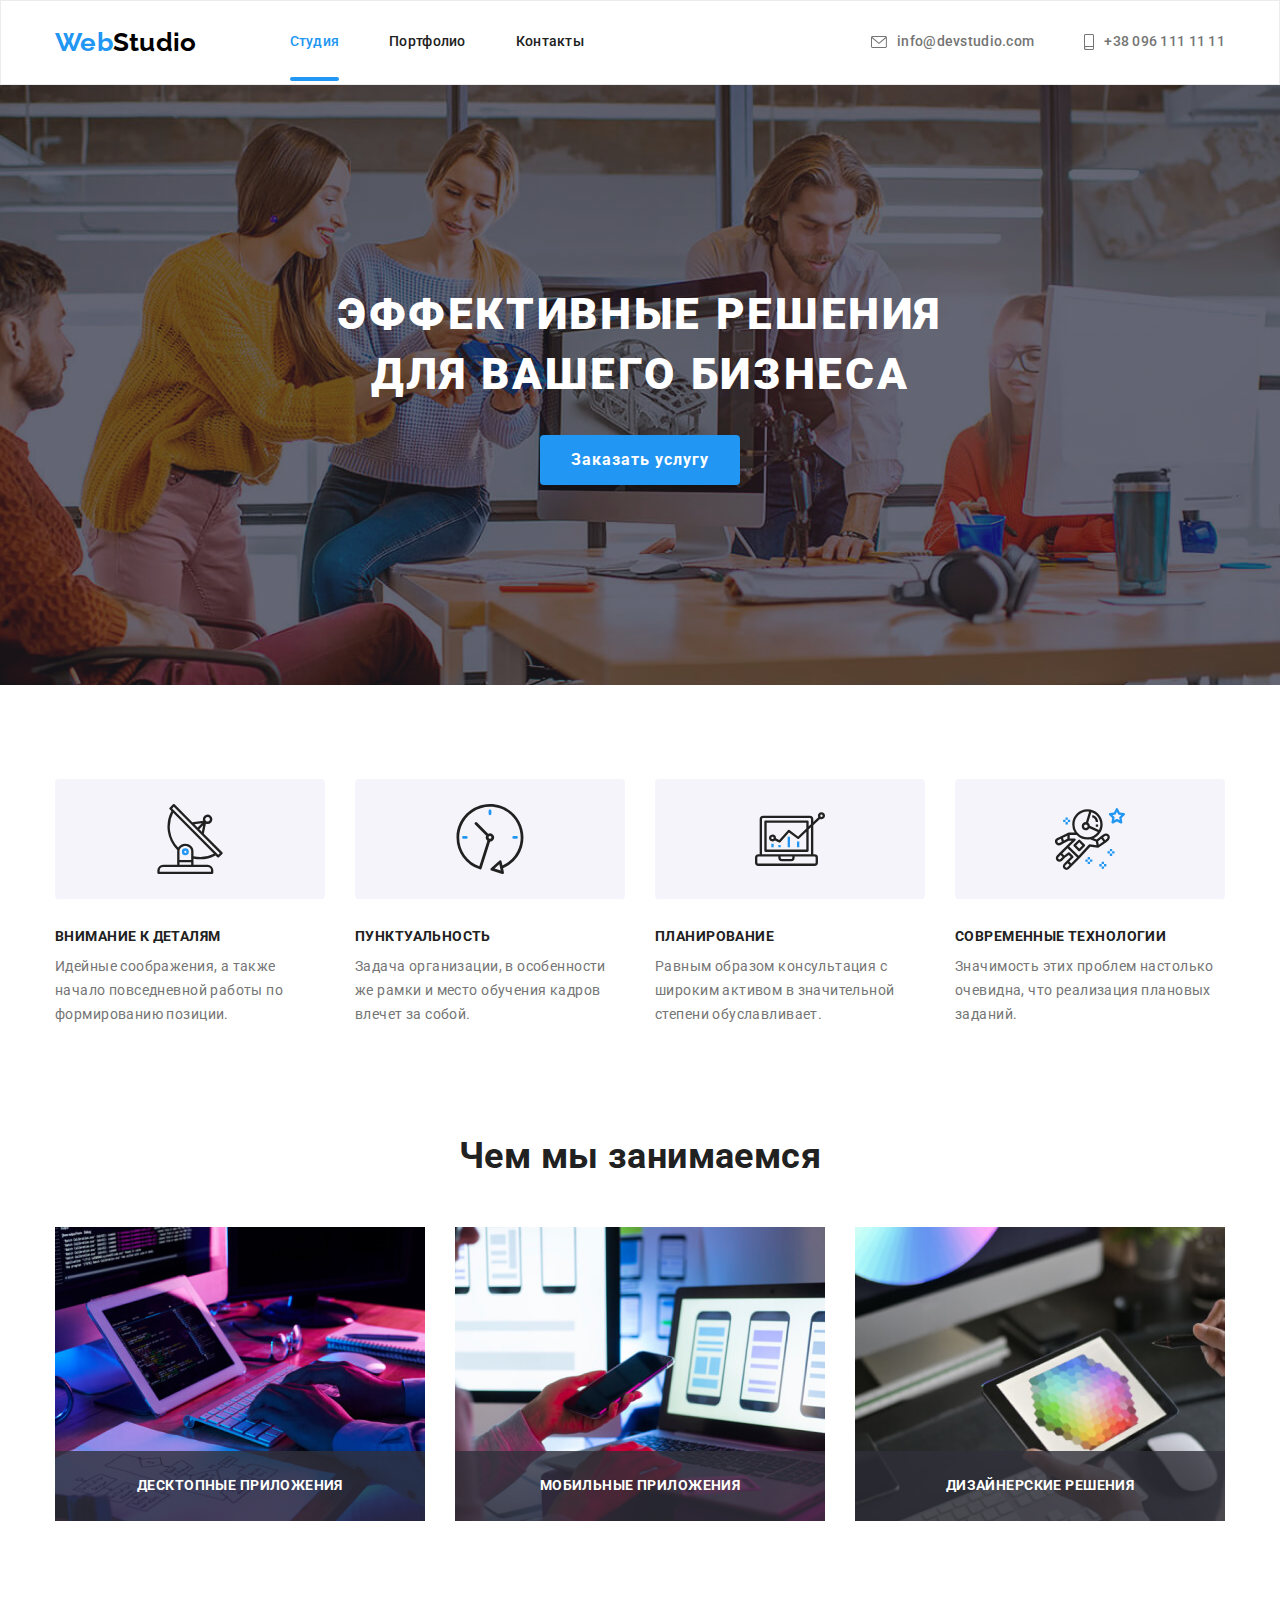
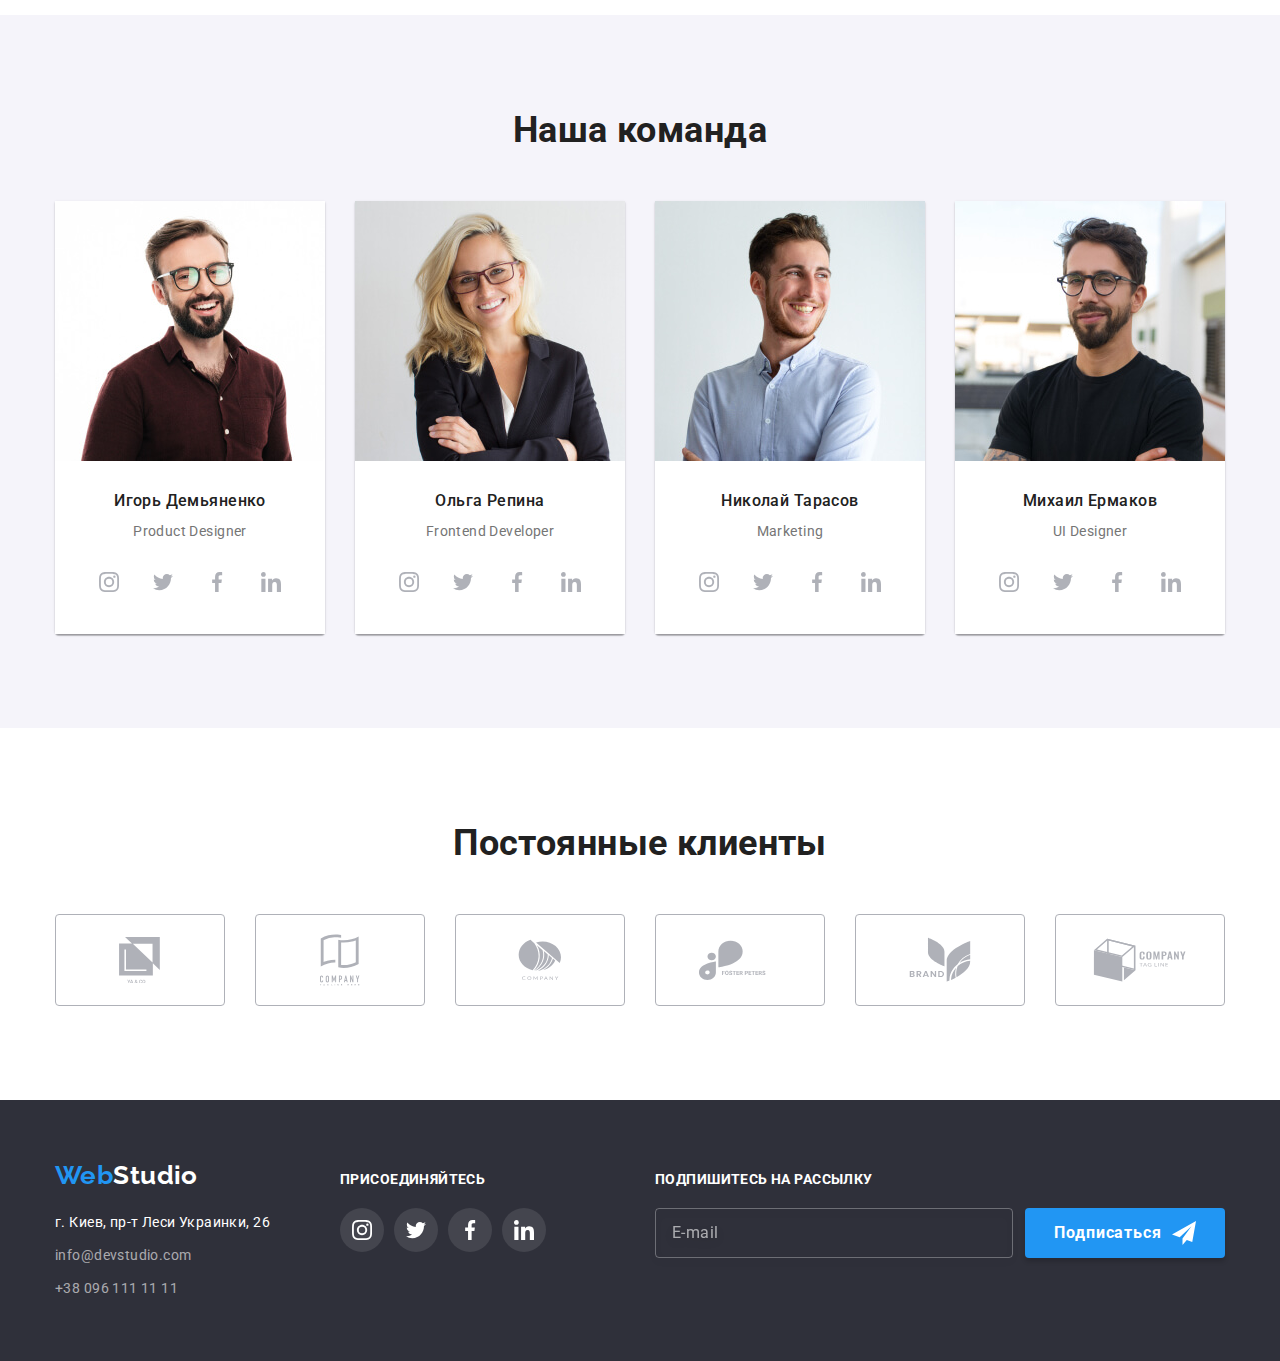
<file: index.html>
<!DOCTYPE html>
<html lang="ru">
  <head>
    <meta charset="UTF-8" />
    <meta http-equiv="X-UA-Compatible" content="IE=edge" />
    <meta name="viewport" content="width=device-width, initial-scale=1.0" />
    <title>Студия</title>
    <link rel="stylesheet" href="https://cdnjs.cloudflare.com/ajax/libs/modern-normalize/1.0.0/modern-normalize.css" />
    <link rel="preconnect" href="https://fonts.gstatic.com" />
    <link href="https://fonts.googleapis.com/css2?family=Raleway:wght@700&family=Roboto:wght@400;500;700;900&display=swap" rel="stylesheet" />
    <link rel="stylesheet" href="./css/main.min.css" />
  </head>

  <body>
    <!-- Шапка -->

    <header class="header">
      <div class="container header__container">
        <nav class="nav">
          <a class="link logo header__logo" href="./index.html"><span class="logo__span">Web</span>Studio</a>
          <ul class="menu list">
            <li class="menu__item"><a class="link menu__link menu__link--active" href="./index.html">Студия</a></li>
            <li class="menu__item"><a class="link menu__link" href="./portfolio.html">Портфолио</a></li>
            <li class="menu__item"><a class="link menu__link" href="">Контакты</a></li>
          </ul>
        </nav>
        <ul class="contacts list">
          <li class="contacts__item">
            <a class="link contacts__link contacts__link-mail" href="mailto:info@devstudio.com">
              <svg class="contacts__icon contacts__icon-mail" width="16" height="12">
                <use href="./images/icons.svg#icon-envelope"></use>
              </svg>
              info@devstudio.com
            </a>
          </li>
          <li class="contacts__item">
            <a class="link contacts__link contacts__link-tel" href="tel:+380961111111">
              <svg class="contacts__icon contacts__icon-tel" width="10" height="16">
                <use href="./images/icons.svg#icon-smartphone"></use>
              </svg>
              +38 096 111 11 11
            </a>
          </li>
        </ul>
        <button class="menu-btn" data-menu-open>
          <svg class="menu-btn__icon" width="40" height="40">
            <use href="./images/icons.svg#icon-menu"></use>
          </svg>
        </button>
      </div>

      <!-- Мобильное меню -->

      <div class="menu-mobile is-hidden" data-menu>
        <button class="btn-close btn-close__menu-mobile" data-menu-close>
          <svg width="18" height="18">
            <use href="./images/icons.svg#icon-close"></use>
          </svg>
        </button>
        <ul class="list">
          <li class="menu-mobile__nav-item"><a class="link menu-mobile__nav-link menu-mobile__nav-link--active" href="./index.html">Студия</a></li>
          <li class="menu-mobile__nav-item"><a class="link menu-mobile__nav-link" href="./portfolio.html">Портфолио</a></li>
          <li class="menu-mobile__nav-item"><a class="link menu-mobile__nav-link" href="#">Контакты</a></li>
        </ul>
        <div>
          <ul class="list">
            <li class="menu-mobile__tel"><a class="link" href="tel:+380961111111">+38 096 111 11 11</a></li>
            <li class="menu-mobile__mail"><a class="link" href="mailto:info@devstudio.com">info@devstudio.com</a></li>
          </ul>
          <ul class="list menu-mobile__social-links">
            <li class="menu-mobile__social-item"><a class="link" href="">Instagram</a></li>
            <li class="menu-mobile__social-item"><a class="link" href="">Twitter</a></li>
            <li class="menu-mobile__social-item"><a class="link" href="">Facebook</a></li>
            <li class="menu-mobile__social-item"><a class="link" href="">LinkedIn</a></li>
          </ul>
        </div>
      </div>
    </header>

    <!-- Основной контент -->
    <main>
      <!-- Секция герой -->
      <section class="hero">
        <h1 class="title hero__title">Эффективные решения для вашего бизнеса</h1>
        <button class="btn hero__btn" type="button" data-modal-open>Заказать услугу</button>
      </section>

      <!-- Секция особенности -->
      <section class="section">
        <div class="container">
          <h2 class="visualy-hidden">Особенности</h2>
          <ul class="list features card-set">
            <li class="features__item card-set__item">
              <div class="features__wrap">
                <svg class="features-icon" width="70" height="70">
                  <use href="./images/icons.svg#icon-antenna"></use>
                </svg>
              </div>
              <h3 class="features__title">Внимание к деталям</h3>
              <p>Идейные соображения, а также начало повседневной работы по формированию позиции.</p>
            </li>
            <li class="features__item card-set__item">
              <div class="features__wrap">
                <svg class="features-icon" width="70" height="70">
                  <use href="./images/icons.svg#icon-clock"></use>
                </svg>
              </div>
              <h3 class="features__title">Пунктуальность</h3>
              <p>Задача организации, в особенности же рамки и место обучения кадров влечет за собой.</p>
            </li>
            <li class="features__item card-set__item">
              <div class="features__wrap">
                <svg class="features-icon" width="70" height="70">
                  <use href="./images/icons.svg#icon-diagram"></use>
                </svg>
              </div>
              <h3 class="features__title">Планирование</h3>
              <p>Равным образом консультация с широким активом в значительной степени обуславливает.</p>
            </li>
            <li class="features__item card-set__item">
              <div class="features__wrap">
                <svg class="features-icon" width="70" height="70">
                  <use href="./images/icons.svg#icon-astronaut"></use>
                </svg>
              </div>
              <h3 class="features__title">Современные технологии</h3>
              <p>Значимость этих проблем настолько очевидна, что реализация плановых заданий.</p>
            </li>
          </ul>
        </div>
      </section>

      <!-- Секция услуг -->
      <section class="section services">
        <div class="container">
          <h2 class="title services__title">Чем мы занимаемся</h2>
          <ul class="list services__list">
            <li class="services__item">
              <!-- <img src="./images/boxes/box11.jpg" width="370" height="294" alt="Мужчина пишет код за компьютером" /> -->
              <picture>
                <source
                  srcset="./images/studio/works/desktop/img1.jpg 1x, ./images/studio/works/desktop/img@2x1.jpg 2x"
                  media="(min-width:1200px)"
                  type="image/jpeg"
                />
                <img src="./images/studio/works/desktop/img1.jpg" width="370" alt="Мужчина пишет код за компьютером" />
              </picture>
              <h3 class="services__content">Десктопные приложения</h3>
            </li>
            <li class="services__item">
              <!-- <img src="./images/boxes/box22.jpg" width="370" height="294" alt="Женщина тестирует мобильное приложение" /> -->
              <picture>
                <source
                  srcset="./images/studio/works/desktop/img2.jpg 1x, ./images/studio/works/desktop/img@2x2.jpg 2x"
                  media="(min-width:1200px)"
                  type="image/jpeg"
                />
                <img src="./images/studio/works/desktop/img2.jpg" width="370" alt="Женщина тестирует мобильное приложение" />
              </picture>
              <h3 class="services__content">Мобильные приложения</h3>
            </li>
            <li class="services__item">
              <!-- <img src="./images/boxes/box33.jpg" width="370" height="294" alt="Женщина создает дизайн с помощью планшета" /> -->
              <picture>
                <source
                  srcset="./images/studio/works/desktop/img3.jpg 1x, ./images/studio/works/desktop/img@2x3.jpg 2x"
                  media="(min-width:1200px)"
                  type="image/jpeg"
                />
                <img src="./images/studio/works/desktop/img3.jpg" width="370" alt="Женщина создает дизайн с помощью планшета" />
              </picture>
              <h3 class="services__content">Дизайнерские решения</h3>
            </li>
          </ul>
        </div>
      </section>

      <!-- Секция команды -->
      <section class="team section">
        <div class="container">
          <h2 class="title team__title">Наша команда</h2>
          <ul class="team__list list card-set">
            <li class="team__card card-set__item">
              <picture>
                <source
                  srcset="./images/studio/team/desktop/img1.jpg 1x, ./images/studio/team/desktop/img@2x1.jpg 2x"
                  media="(min-width:1200px)"
                  type="image/jpeg"
                />
                <source
                  srcset="./images/studio/team/tablet/img1.jpg 1x, ./images/studio/team/tablet/img@2x1.jpg 2x"
                  media="(min-width:768px)"
                  type="image/jpeg"
                />
                <source
                  srcset="./images/studio/team/mobile/img1.jpg 1x, ./images/studio/team/mobile/img@2x1.jpg 2x"
                  media="(max-width:767.98px)"
                  type="image/jpeg"
                />
                <img src="./images/studio/team/mobile/img1.jpg" alt="Игорь Демьяненко" />
              </picture>
              <div class="team__content">
                <h3 class="title team__name">Игорь Демьяненко</h3>
                <p class="team__post" lang="en">Product Designer</p>
                <ul class="list social-icons">
                  <li class="social-icons__item">
                    <a class="social-icons__link icon-circle" href="">
                      <svg width="20" height="20">
                        <use href="./images/icons.svg#icon-instagram"></use>
                      </svg>
                    </a>
                  </li>
                  <li class="social-icons__item">
                    <a class="social-icons__link icon-circle" href="">
                      <svg width="20" height="20">
                        <use href="./images/icons.svg#icon-twitter"></use>
                      </svg>
                    </a>
                  </li>
                  <li class="social-icons__item">
                    <a class="social-icons__link icon-circle" href="">
                      <svg width="20" height="20">
                        <use href="./images/icons.svg#icon-facebook"></use>
                      </svg>
                    </a>
                  </li>
                  <li class="social-icons__item">
                    <a class="social-icons__link icon-circle" href="">
                      <svg width="20" height="20">
                        <use href="./images/icons.svg#icon-linkedin"></use>
                      </svg>
                    </a>
                  </li>
                </ul>
              </div>
            </li>
            <li class="team__card card-set__item">
              <picture>
                <source
                  srcset="./images/studio/team/desktop/img2.jpg 1x, ./images/studio/team/desktop/img@2x2.jpg 2x"
                  media="(min-width:1200px)"
                  type="image/jpeg"
                />
                <source
                  srcset="./images/studio/team/tablet/img2.jpg 1x, ./images/studio/team/tablet/img@2x2.jpg 2x"
                  media="(min-width:768px)"
                  type="image/jpeg"
                />
                <source
                  srcset="./images/studio/team/mobile/img2.jpg 1x, ./images/studio/team/mobile/img@2x2.jpg 2x"
                  media="(max-width:767.98px)"
                  type="image/jpeg"
                />
                <img src="./images/studio/team/mobile/img2.jpg" alt="Ольга Репина" />
              </picture>
              <div class="team__content">
                <h3 class="title team__name">Ольга Репина</h3>
                <p class="team__post" lang="en">Frontend Developer</p>
                <ul class="list social-icons">
                  <li class="social-icons__item">
                    <a class="social-icons__link icon-circle" href="">
                      <svg width="20" height="20">
                        <use href="./images/icons.svg#icon-instagram"></use>
                      </svg>
                    </a>
                  </li>
                  <li class="social-icons__item">
                    <a class="social-icons__link icon-circle" href="">
                      <svg width="20" height="20">
                        <use href="./images/icons.svg#icon-twitter"></use>
                      </svg>
                    </a>
                  </li>
                  <li class="social-icons__item">
                    <a class="social-icons__link icon-circle" href="">
                      <svg width="20" height="20">
                        <use href="./images/icons.svg#icon-facebook"></use>
                      </svg>
                    </a>
                  </li>
                  <li class="social-icons__item">
                    <a class="social-icons__link icon-circle" href="">
                      <svg width="20" height="20">
                        <use href="./images/icons.svg#icon-linkedin"></use>
                      </svg>
                    </a>
                  </li>
                </ul>
              </div>
            </li>
            <li class="team__card card-set__item">
              <picture>
                <source
                  srcset="./images/studio/team/desktop/img3.jpg 1x, ./images/studio/team/desktop/img@2x3.jpg 2x"
                  media="(min-width:1200px)"
                  type="image/jpeg"
                />
                <source
                  srcset="./images/studio/team/tablet/img3.jpg 1x, ./images/studio/team/tablet/img@2x3.jpg 2x"
                  media="(min-width:768px)"
                  type="image/jpeg"
                />
                <source
                  srcset="./images/studio/team/mobile/img3.jpg 1x, ./images/studio/team/mobile/img@2x3.jpg 2x"
                  media="(max-width:767.98px)"
                  type="image/jpeg"
                />
                <img src="./images/studio/team/mobile/img3.jpg" alt="Николай Тарасов" />
              </picture>
              <div class="team__content">
                <h3 class="title team__name">Николай Тарасов</h3>
                <p class="team__post" lang="en">Marketing</p>
                <ul class="list social-icons">
                  <li class="social-icons__item">
                    <a class="social-icons__link icon-circle" href="">
                      <svg width="20" height="20">
                        <use href="./images/icons.svg#icon-instagram"></use>
                      </svg>
                    </a>
                  </li>
                  <li class="social-icons__item">
                    <a class="social-icons__link icon-circle" href="">
                      <svg width="20" height="20">
                        <use href="./images/icons.svg#icon-twitter"></use>
                      </svg>
                    </a>
                  </li>
                  <li class="social-icons__item">
                    <a class="social-icons__link icon-circle" href="">
                      <svg width="20" height="20">
                        <use href="./images/icons.svg#icon-facebook"></use>
                      </svg>
                    </a>
                  </li>
                  <li class="social-icons__item">
                    <a class="social-icons__link icon-circle" href="">
                      <svg width="20" height="20">
                        <use href="./images/icons.svg#icon-linkedin"></use>
                      </svg>
                    </a>
                  </li>
                </ul>
              </div>
            </li>
            <li class="team__card card-set__item">
              <picture>
                <source
                  srcset="./images/studio/team/desktop/img4.jpg 1x, ./images/studio/team/desktop/img@2x4.jpg 2x"
                  media="(min-width:1200px)"
                  type="image/jpeg"
                />
                <source
                  srcset="./images/studio/team/tablet/img4.jpg 1x, ./images/studio/team/tablet/img@2x4.jpg 2x"
                  media="(min-width:768px)"
                  type="image/jpeg"
                />
                <source
                  srcset="./images/studio/team/mobile/img4.jpg 1x, ./images/studio/team/mobile/img@2x4.jpg 2x"
                  media="(max-width:767.98px)"
                  type="image/jpeg"
                />
                <img src="./images/studio/team/mobile/img4.jpg" alt="Михаил Ермаков" />
              </picture>
              <div class="team__content">
                <h3 class="title team__name">Михаил Ермаков</h3>
                <p class="team__post" lang="en">UI Designer</p>
                <ul class="list social-icons">
                  <li class="social-icons__item">
                    <a class="social-icons__link icon-circle" href="">
                      <svg width="20" height="20">
                        <use href="./images/icons.svg#icon-instagram"></use>
                      </svg>
                    </a>
                  </li>
                  <li class="social-icons__item">
                    <a class="social-icons__link icon-circle" href="">
                      <svg width="20" height="20">
                        <use href="./images/icons.svg#icon-twitter"></use>
                      </svg>
                    </a>
                  </li>
                  <li class="social-icons__item">
                    <a class="social-icons__link icon-circle" href="">
                      <svg width="20" height="20">
                        <use href="./images/icons.svg#icon-facebook"></use>
                      </svg>
                    </a>
                  </li>
                  <li class="social-icons__item">
                    <a class="social-icons__link icon-circle" href="">
                      <svg width="20" height="20">
                        <use href="./images/icons.svg#icon-linkedin"></use>
                      </svg>
                    </a>
                  </li>
                </ul>
              </div>
            </li>
          </ul>
        </div>
      </section>

      <!-- Клиенты -->
      <section class="section clients">
        <div class="container">
          <h2 class="title clients__title">Постоянные клиенты</h2>
          <ul class="list clients__cards card-set">
            <li class="clients__card card-set__item">
              <a href="" class="link clients__logo">
                <svg width="41" height="46.7">
                  <use href="./images/icons.svg#icon-logo1"></use>
                </svg>
              </a>
            </li>
            <li class="clients__card card-set__item">
              <a href="" class="link clients__logo">
                <svg width="40" height="52">
                  <use href="./images/icons.svg#icon-logo2"></use>
                </svg>
              </a>
            </li>
            <li class="clients__card card-set__item">
              <a href="" class="link clients__logo">
                <svg width="43.46" height="41.18">
                  <use href="./images/icons.svg#icon-logo3"></use>
                </svg>
              </a>
            </li>
            <li class="clients__card card-set__item">
              <a href="" class="link clients__logo">
                <svg width="84.44" height="40.62">
                  <use href="./images/icons.svg#icon-logo4"></use>
                </svg>
              </a>
            </li>
            <li class="clients__card card-set__item">
              <a href="" class="link clients__logo">
                <svg width="62.54" height="45.43">
                  <use href="./images/icons.svg#icon-logo5"></use>
                </svg>
              </a>
            </li>
            <li class="clients__card card-set__item">
              <a href="" class="link clients__logo">
                <svg width="93.79" height="43.93">
                  <use href="./images/icons.svg#icon-logo6"></use>
                </svg>
              </a>
            </li>
          </ul>
        </div>
      </section>
    </main>

    <!-- Футер -->

    <footer class="footer">
      <div class="container footer__container">
        <!-- контакты -->

        <address class="footer-contacts">
          <a class="link logo footer__logo" href="./index.html"><span class="logo__span">Web</span>Studio</a>
          <p class="footer-contacts__adress">г. Киев, пр-т Леси Украинки, 26</p>
          <ul class="list footer-contacts__list">
            <li class="footer-contacts__item"><a class="link footer-contacts__mail" href="mailto:info@devstudio.com">info@devstudio.com</a></li>
            <li><a class="link footer-contacts__tel" href="tel:+380961111111">+38 096 111 11 11</a></li>
          </ul>
        </address>

        <!-- Присоединяйтесь -->

        <div class="join">
          <p class="join__appeal">присоединяйтесь</p>
          <ul class="list social-icons">
            <li class="social-icons__item">
              <a class="join__icon social-icons__link icon-circle" href="">
                <svg width="20" height="20">
                  <use href="./images/icons.svg#icon-instagram"></use>
                </svg>
              </a>
            </li>
            <li class="social-icons__item">
              <a class="join__icon social-icons__link icon-circle" href="">
                <svg width="20" height="20">
                  <use href="./images/icons.svg#icon-twitter"></use>
                </svg>
              </a>
            </li>
            <li class="social-icons__item">
              <a class="join__icon social-icons__link icon-circle" href="">
                <svg width="20" height="20">
                  <use href="./images/icons.svg#icon-facebook"></use>
                </svg>
              </a>
            </li>
            <li class="social-icons__item">
              <a class="join__icon social-icons__link icon-circle" href="">
                <svg width="20" height="20">
                  <use href="./images/icons.svg#icon-linkedin"></use>
                </svg>
              </a>
            </li>
          </ul>
        </div>

        <!-- Форма подписки -->

        <form class="footer-form" name="subscription" autocomplete="on">
          <label class="column footer-form__label">
            <span class="footer-form__text">Подпишитесь на рассылку</span>
            <input class="footer-form__email" type="email" name="email" placeholder="E-mail" />
          </label>
          <button class="btn email-btn" type="submit">
            Подписаться
            <svg class="email-btn__icon" width="24" height="24">
              <use href="./images/icons.svg#icon-send"></use>
            </svg>
          </button>
        </form>
      </div>
    </footer>

    <!-- Модальное окно -->

    <div class="backdrop is-hidden" data-modal>
      <div class="modal">
        <button class="btn-close" data-modal-close>
          <svg width="18" height="18">
            <use href="./images/icons.svg#icon-close"></use>
          </svg>
        </button>
        <p class="modal__title">Оставьте свои данные, мы вам перезвоним</p>
        <form class="modal-form">
          <label class="column modal-form__label">
            <span class="modal-form__text">Имя</span>
            <input class="modal-form__input modal-form__input--compact" type="text" name="user-name" />
            <svg class="modal-form__icon" width="18" height="18">
              <use href="./images/icons.svg#icon-person-form"></use>
            </svg>
          </label>
          <label class="column modal-form__label">
            <span class="modal-form__text">Телефон</span>
            <input class="modal-form__input modal-form__input--compact" type="tel" name="user-tel" />
            <svg class="modal-form__icon" width="18" height="18">
              <use href="./images/icons.svg#icon-phone-form"></use>
            </svg>
          </label>
          <label class="column modal-form__label">
            <span class="modal-form__text">Почта</span>
            <input class="modal-form__input modal-form__input--compact" type="email" name="user-email" />
            <svg class="modal-form__icon" width="18" height="18">
              <use href="./images/icons.svg#icon-email-form"></use>
            </svg>
          </label>
          <label class="column">
            <span class="modal-form__text">Комментарий</span>
            <textarea class="modal-form__input modal-form__textarea" name="user-comment" placeholder="Введите текст"></textarea>
          </label>
          <label class="modal-form__label-check">
            <input class="modal-form__input visualy-hidden modal-form__checkbox" type="checkbox" name="agreement-check" />
            <span class="modal-form__check-text">Соглашаюсь с рассылкой и принимаю</span>
            <a class="modal-form__check-link" href="#">Условия договора</a>
          </label>
          <button class="btn btn-submit" type="submit">Отправить</button>
        </form>
      </div>
    </div>
    <script src="./js/modal.js"></script>
    <script src="./js/mobile-menu.js"></script>
  </body>
</html>
</file>
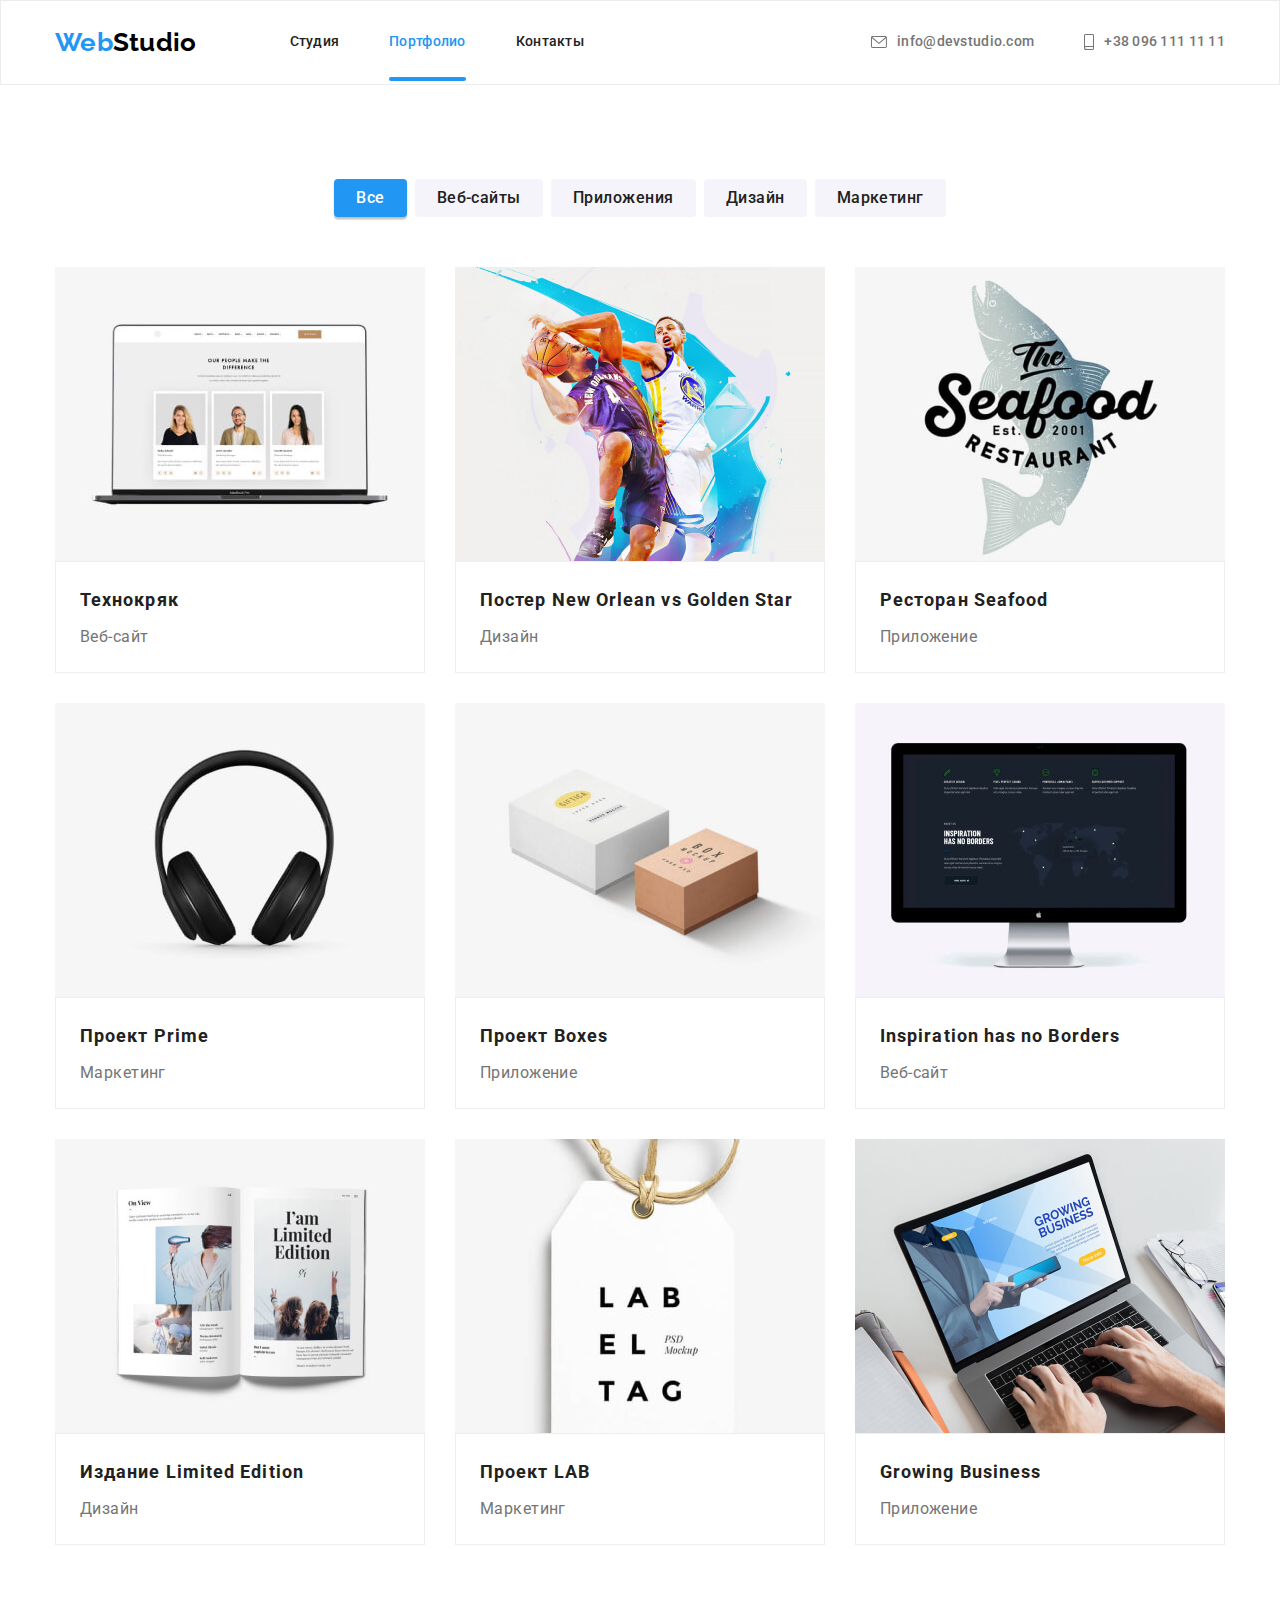
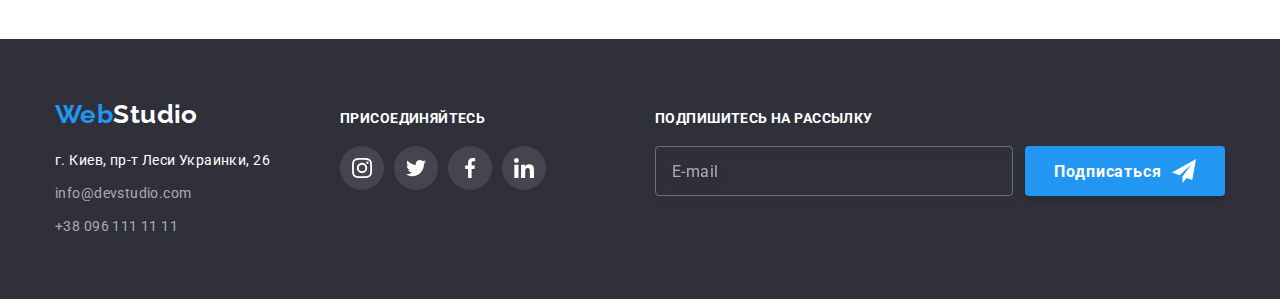
<file: portfolio.html>
<!DOCTYPE html>
<html lang="en">
  <head>
    <meta charset="UTF-8" />
    <meta http-equiv="X-UA-Compatible" content="IE=edge" />
    <meta name="viewport" content="width=device-width, initial-scale=1.0" />
    <title>Портфолио</title>
    <link rel="stylesheet" href="https://cdnjs.cloudflare.com/ajax/libs/modern-normalize/1.0.0/modern-normalize.css" />
    <link rel="preconnect" href="https://fonts.gstatic.com" />
    <link href="https://fonts.googleapis.com/css2?family=Raleway:wght@700&family=Roboto:wght@400;500;700;900&display=swap" rel="stylesheet" />
    <link rel="stylesheet" href="./css/main.min.css" />
  </head>

  <body>
    <!-- ШАПКА -->

    <header class="header">
      <div class="container header__container">
        <nav class="nav">
          <a class="link logo header__logo" href="./index.html"><span class="logo__span">Web</span>Studio</a>
          <ul class="menu list">
            <li class="menu__item"><a class="link menu__link" href="./index.html">Студия</a></li>
            <li class="menu__item"><a class="link menu__link menu__link--active" href="./portfolio.html">Портфолио</a></li>
            <li class="menu__item"><a class="link menu__link" href="">Контакты</a></li>
          </ul>
        </nav>
        <ul class="contacts list">
          <li class="contacts__item">
            <a class="link contacts__link contacts__link-mail" href="mailto:info@devstudio.com">
              <svg class="contacts__icon contacts__icon-mail" width="16" height="12">
                <use href="./images/icons.svg#icon-envelope"></use>
              </svg>
              info@devstudio.com
            </a>
          </li>
          <li class="contacts__item">
            <a class="link contacts__link contacts__link-tel" href="tel:+380961111111">
              <svg class="contacts__icon contacts__icon-tel" width="10" height="16">
                <use href="./images/icons.svg#icon-smartphone"></use>
              </svg>
              +38 096 111 11 11
            </a>
          </li>
        </ul>
        <button class="menu-btn" data-menu-open>
          <svg class="menu-btn__icon" width="40" height="40">
            <use href="./images/icons.svg#icon-menu"></use>
          </svg>
        </button>
      </div>

      <!-- Мобильное меню -->

      <div class="menu-mobile is-hidden" data-menu>
        <button class="btn-close btn-close__menu-mobile" data-menu-close>
          <svg width="18" height="18">
            <use href="./images/icons.svg#icon-close"></use>
          </svg>
        </button>
        <ul class="list">
          <li class="menu-mobile__nav-item"><a class="link menu-mobile__nav-link" href="./index.html">Студия</a></li>
          <li class="menu-mobile__nav-item">
            <a class="link menu-mobile__nav-link menu-mobile__nav-link--active" href="./portfolio.html">Портфолио</a>
          </li>
          <li class="menu-mobile__nav-item"><a class="link menu-mobile__nav-link" href="#">Контакты</a></li>
        </ul>
        <div>
          <ul class="list">
            <li class="menu-mobile__tel"><a class="link" href="tel:+38 096 111 11 11">+38 096 111 11 11</a></li>
            <li class="menu-mobile__mail"><a class="link" href="mailto:info@devstudio.com">info@devstudio.com</a></li>
          </ul>
          <ul class="list menu-mobile__social-links">
            <li class="menu-mobile__social-item"><a class="link" href="">Instagram</a></li>
            <li class="menu-mobile__social-item"><a class="link" href="">Twitter</a></li>
            <li class="menu-mobile__social-item"><a class="link" href="">Facebook</a></li>
            <li class="menu-mobile__social-item"><a class="link" href="">LinkedIn</a></li>
          </ul>
        </div>
      </div>
    </header>

    <!-- Основной контент -->
    <main>
      <section class="section">
        <div class="container">
          <h1 class="visualy-hidden">Портфолио</h1>

          <!-- Кнопки -->
          <ul class="list btn-list">
            <li class="btn-list__item"><button class="portfolio-btn btn-active" type="button">Все</button></li>
            <li class="btn-list__item"><button class="portfolio-btn" type="button">Веб-сайты</button></li>
            <li class="btn-list__item"><button class="portfolio-btn" type="button">Приложения</button></li>
            <li class="btn-list__item"><button class="portfolio-btn" type="button">Дизайн</button></li>
            <li class="btn-list__item"><button class="portfolio-btn" type="button">Маркетинг</button></li>
          </ul>

          <!-- Сетка -->
          <ul class="list card-set">
            <li class="card card-set__item">
              <a class="link card__link" href="">
                <div class="overlay">
                  <picture>
                    <source
                      srcset="./images/portfolio/desktop/img1.jpg 1x, ./images/portfolio/desktop/img1@2x.jpg 2x"
                      media="(min-width:1200px)"
                      type="image/jpeg"
                    />
                    <source
                      srcset="./images/portfolio/tablet/img1.jpg 1x, ./images/portfolio/tablet/img1@2x.jpg 2x"
                      media="(min-width:768px)"
                      type="image/jpeg"
                    />
                    <source
                      srcset="./images/portfolio/mobile/img1.jpg 1x, ./images/portfolio/mobile/img1@2x.jpg 2x"
                      media="(max-width:767.98px)"
                      type="image/jpeg"
                    />
                    <img src="./images/portfolio/mobile/img1.jpg" width="450" alt="Карточки сотрудников" />
                  </picture>
                  <p class="overlay__content">
                    Технокряк это современная площадка распространения коронавируса. Компании используют эту платформу для цифрового шпионажа и атак
                    на защищённые сервера конкурентов.
                  </p>
                </div>
                <div class="card__content">
                  <h2 class="card__title">Технокряк</h2>
                  <p class="card__text">Веб-сайт</p>
                </div>
              </a>
            </li>
            <li class="card card-set__item">
              <a class="link card__link" href="">
                <div class="overlay">
                  <picture>
                    <source
                      srcset="./images/portfolio/desktop/img2.jpg 1x, ./images/portfolio/desktop/img2@2x.jpg 2x"
                      media="(min-width:1200px)"
                      type="image/jpeg"
                    />
                    <source
                      srcset="./images/portfolio/tablet/img2.jpg 1x, ./images/portfolio/tablet/img2@2x.jpg 2x"
                      media="(min-width:768px)"
                      type="image/jpeg"
                    />
                    <source
                      srcset="./images/portfolio/mobile/img2.jpg 1x, ./images/portfolio/mobile/img2@2x.jpg 2x"
                      media="(max-width:767.98px)"
                      type="image/jpeg"
                    />
                    <img src="./images/portfolio/mobile/img2.jpg" width="450" alt="Баскетболисты борются за мяч" />
                  </picture>
                  <p class="overlay__content">
                    Технокряк это современная площадка распространения коронавируса. Компании используют эту платформу для цифрового шпионажа и атак
                    на защищённые сервера конкурентов.
                  </p>
                </div>
                <div class="card__content">
                  <h2 class="card__title">Постер New Orlean vs Golden Star</h2>
                  <p class="card__text">Дизайн</p>
                </div>
              </a>
            </li>
            <li class="card card-set__item">
              <a class="link card__link" href="">
                <div class="overlay">
                  <picture>
                    <source
                      srcset="./images/portfolio/desktop/img3.jpg 1x, ./images/portfolio/desktop/img3@2x.jpg 2x"
                      media="(min-width:1200px)"
                      type="image/jpeg"
                    />
                    <source
                      srcset="./images/portfolio/tablet/img3.jpg 1x, ./images/portfolio/tablet/img3@2x.jpg 2x"
                      media="(min-width:768px)"
                      type="image/jpeg"
                    />
                    <source
                      srcset="./images/portfolio/mobile/img3.jpg 1x, ./images/portfolio/mobile/img3@2x.jpg 2x"
                      media="(max-width:767.98px)"
                      type="image/jpeg"
                    />
                    <img src="./images/portfolio/mobile/img3.jpg" width="450" alt="Логотип ресторана СиФуд" />
                  </picture>
                  <p class="overlay__content">
                    Технокряк это современная площадка распространения коронавируса. Компании используют эту платформу для цифрового шпионажа и атак
                    на защищённые сервера конкурентов.
                  </p>
                </div>
                <div class="card__content">
                  <h2 class="card__title">Ресторан Seafood</h2>
                  <p class="card__text">Приложение</p>
                </div>
              </a>
            </li>
            <li class="card card-set__item">
              <a class="link card__link" href="">
                <div class="overlay">
                  <picture>
                    <source
                      srcset="./images/portfolio/desktop/img4.jpg 1x, ./images/portfolio/desktop/img4@2x.jpg 2x"
                      media="(min-width:1200px)"
                      type="image/jpeg"
                    />
                    <source
                      srcset="./images/portfolio/tablet/img4.jpg 1x, ./images/portfolio/tablet/img4@2x.jpg 2x"
                      media="(min-width:768px)"
                      type="image/jpeg"
                    />
                    <source
                      srcset="./images/portfolio/mobile/img4.jpg 1x, ./images/portfolio/mobile/img4@2x.jpg 2x"
                      media="(max-width:767.98px)"
                      type="image/jpeg"
                    />
                    <img src="./images/portfolio/mobile/img4.jpg" width="450" alt="Наушники" />
                  </picture>
                  <p class="overlay__content">
                    Технокряк это современная площадка распространения коронавируса. Компании используют эту платформу для цифрового шпионажа и атак
                    на защищённые сервера конкурентов.
                  </p>
                </div>
                <div class="card__content">
                  <h2 class="card__title">Проект Prime</h2>
                  <p class="card__text">Маркетинг</p>
                </div>
              </a>
            </li>
            <li class="card card-set__item">
              <a class="link card__link" href="">
                <div class="overlay">
                  <picture>
                    <source
                      srcset="./images/portfolio/desktop/img5.jpg 1x, ./images/portfolio/desktop/img5@2x.jpg 2x"
                      media="(min-width:1200px)"
                      type="image/jpeg"
                    />
                    <source
                      srcset="./images/portfolio/tablet/img5.jpg 1x, ./images/portfolio/tablet/img5@2x.jpg 2x"
                      media="(min-width:768px)"
                      type="image/jpeg"
                    />
                    <source
                      srcset="./images/portfolio/mobile/img5.jpg 1x, ./images/portfolio/mobile/img5@2x.jpg 2x"
                      media="(max-width:767.98px)"
                      type="image/jpeg"
                    />
                    <img src="./images/portfolio/mobile/img5.jpg" width="450" alt="Коробки" />
                  </picture>
                  <p class="overlay__content">
                    Технокряк это современная площадка распространения коронавируса. Компании используют эту платформу для цифрового шпионажа и атак
                    на защищённые сервера конкурентов.
                  </p>
                </div>
                <div class="card__content">
                  <h2 class="card__title">Проект Boxes</h2>
                  <p class="card__text">Приложение</p>
                </div>
              </a>
            </li>
            <li class="card card-set__item">
              <a class="link card__link" href="">
                <div class="overlay">
                  <picture>
                    <source
                      srcset="./images/portfolio/desktop/img6.jpg 1x, ./images/portfolio/desktop/img6@2x.jpg 2x"
                      media="(min-width:1200px)"
                      type="image/jpeg"
                    />
                    <source
                      srcset="./images/portfolio/tablet/img6.jpg 1x, ./images/portfolio/tablet/img6@2x.jpg 2x"
                      media="(min-width:768px)"
                      type="image/jpeg"
                    />
                    <source
                      srcset="./images/portfolio/mobile/img6.jpg 1x, ./images/portfolio/mobile/img6@2x.jpg 2x"
                      media="(max-width:767.98px)"
                      type="image/jpeg"
                    />
                    <img src="./images/portfolio/mobile/img6.jpg" width="450" alt="Монитор" />
                  </picture>
                  <p class="overlay__content">
                    Технокряк это современная площадка распространения коронавируса. Компании используют эту платформу для цифрового шпионажа и атак
                    на защищённые сервера конкурентов.
                  </p>
                </div>
                <div class="card__content">
                  <h2 class="card__title">Inspiration has no Borders</h2>
                  <p class="card__text">Веб-сайт</p>
                </div>
              </a>
            </li>
            <li class="card card-set__item">
              <a class="link card__link" href="">
                <div class="overlay">
                  <picture>
                    <source
                      srcset="./images/portfolio/desktop/img7.jpg 1x, ./images/portfolio/desktop/img7@2x.jpg 2x"
                      media="(min-width:1200px)"
                      type="image/jpeg"
                    />
                    <source
                      srcset="./images/portfolio/tablet/img7.jpg 1x, ./images/portfolio/tablet/img7@2x.jpg 2x"
                      media="(min-width:768px)"
                      type="image/jpeg"
                    />
                    <source
                      srcset="./images/portfolio/mobile/img7.jpg 1x, ./images/portfolio/mobile/img7@2x.jpg 2x"
                      media="(max-width:767.98px)"
                      type="image/jpeg"
                    />
                    <img src="./images/portfolio/mobile/img7.jpg" width="450" alt="Ограниченное издание журнала" />
                  </picture>
                  <p class="overlay__content">
                    Технокряк это современная площадка распространения коронавируса. Компании используют эту платформу для цифрового шпионажа и атак
                    на защищённые сервера конкурентов.
                  </p>
                </div>
                <div class="card__content">
                  <h2 class="card__title">Издание Limited Edition</h2>
                  <p class="card__text">Дизайн</p>
                </div>
              </a>
            </li>
            <li class="card card-set__item">
              <a class="link card__link" href="">
                <div class="overlay">
                  <picture>
                    <source
                      srcset="./images/portfolio/desktop/img8.jpg 1x, ./images/portfolio/desktop/img8@2x.jpg 2x"
                      media="(min-width:1200px)"
                      type="image/jpeg"
                    />
                    <source
                      srcset="./images/portfolio/tablet/img8.jpg 1x, ./images/portfolio/tablet/img8@2x.jpg 2x"
                      media="(min-width:768px)"
                      type="image/jpeg"
                    />
                    <source
                      srcset="./images/portfolio/mobile/img8.jpg 1x, ./images/portfolio/mobile/img8@2x.jpg 2x"
                      media="(max-width:767.98px)"
                      type="image/jpeg"
                    />
                    <img src="./images/portfolio/mobile/img8.jpg" width="450" alt="Бирка с надписью Лаб" />
                  </picture>
                  <p class="overlay__content">
                    Технокряк это современная площадка распространения коронавируса. Компании используют эту платформу для цифрового шпионажа и атак
                    на защищённые сервера конкурентов.
                  </p>
                </div>
                <div class="card__content">
                  <h2 class="card__title">Проект LAB</h2>
                  <p class="card__text">Маркетинг</p>
                </div>
              </a>
            </li>
            <li class="card card-set__item">
              <a class="link card__link" href="">
                <div class="overlay">
                  <picture>
                    <source
                      srcset="./images/portfolio/desktop/img9.jpg 1x, ./images/portfolio/desktop/img9@2x.jpg 2x"
                      media="(min-width:1200px)"
                      type="image/jpeg"
                    />
                    <source
                      srcset="./images/portfolio/tablet/img9.jpg 1x, ./images/portfolio/tablet/img9@2x.jpg 2x"
                      media="(min-width:768px)"
                      type="image/jpeg"
                    />
                    <source
                      srcset="./images/portfolio/mobile/img9.jpg 1x, ./images/portfolio/mobile/img9@2x.jpg 2x"
                      media="(max-width:767.98px)"
                      type="image/jpeg"
                    />
                    <img src="./images/portfolio/mobile/img9.jpg" width="450" alt="Мужчина за ноутбуком" />
                  </picture>
                  <p class="overlay__content">
                    Технокряк это современная площадка распространения коронавируса. Компании используют эту платформу для цифрового шпионажа и атак
                    на защищённые сервера конкурентов.
                  </p>
                </div>
                <div class="card__content">
                  <h2 class="card__title">Growing Business</h2>
                  <p class="card__text">Приложение</p>
                </div>
              </a>
            </li>
          </ul>
        </div>
      </section>
    </main>

    <!-- ФУТЕР -->
    <footer class="footer">
      <div class="container footer__container">
        <!-- контакты -->

        <address class="footer-contacts">
          <a class="link logo footer__logo" href="./index.html"><span class="logo__span">Web</span>Studio</a>
          <p class="footer-contacts__adress">г. Киев, пр-т Леси Украинки, 26</p>
          <ul class="list footer-contacts__list">
            <li class="footer-contacts__item"><a class="link footer-contacts__mail" href="mailto:info@devstudio.com">info@devstudio.com</a></li>
            <li><a class="link footer-contacts__tel" href="tel:+380961111111">+38 096 111 11 11</a></li>
          </ul>
        </address>

        <!-- Присоединяйтесь -->

        <div class="join">
          <p class="join__appeal">присоединяйтесь</p>
          <ul class="list social-icons">
            <li class="social-icons__item">
              <a class="join__icon social-icons__link icon-circle" href="">
                <svg width="20" height="20">
                  <use href="./images/icons.svg#icon-instagram"></use>
                </svg>
              </a>
            </li>
            <li class="social-icons__item">
              <a class="join__icon social-icons__link icon-circle" href="">
                <svg width="20" height="20">
                  <use href="./images/icons.svg#icon-twitter"></use>
                </svg>
              </a>
            </li>
            <li class="social-icons__item">
              <a class="join__icon social-icons__link icon-circle" href="">
                <svg width="20" height="20">
                  <use href="./images/icons.svg#icon-facebook"></use>
                </svg>
              </a>
            </li>
            <li class="social-icons__item">
              <a class="join__icon social-icons__link icon-circle" href="">
                <svg width="20" height="20">
                  <use href="./images/icons.svg#icon-linkedin"></use>
                </svg>
              </a>
            </li>
          </ul>
        </div>

        <!-- Форма подписки -->

        <form class="footer-form" name="subscription" autocomplete="on">
          <label class="column footer-form__label">
            <p class="footer-form__text">Подпишитесь на рассылку</p>
            <input class="footer-form__email" type="email" name="email" placeholder="E-mail" />
          </label>
          <button class="btn email-btn" type="submit">
            Подписаться
            <svg class="email-btn__icon" width="24" height="24">
              <use href="./images/icons.svg#icon-send"></use>
            </svg>
          </button>
        </form>
      </div>
    </footer>
    <script src="./js/mobile-menu.js"></script>
  </body>
</html>
</file>
<file: css/main.min.css>
:root{--primary-bg-color: #ffffff;--secondary-bg-color: #2f303a;--hero-bg-color: #c4c4c4;--hero-bg-overlay: rgba(47, 48, 58, 0.4);--services__content-bg: rgba(47, 48, 58, 0.8);--team-bg-color: #f5f4fa;--modal-backdrop-bg: rgba(0, 0, 0, 0.2);--portfolio-overlay-bg: rgba(33, 150, 243, 0.9);--primary-text-color: #757575;--primary-title-color: #212121;--secondary-color: #2196f3;--first-logo-color: #000000;--btn-active-color: #188ce8;--footer-contacts-color: rgba(255, 255, 255, 0.6);--team-icon-color: #afb1b8;--join-icon-circle-color: rgba(255, 255, 255, 0.1);--modal-placeholder-color: rgba(117, 117, 117, 0.5);--btn-box-shadow: 0px 3px 1px rgba(0, 0, 0, 0.1), 0px 1px 2px rgba(0, 0, 0, 0.08), 0px 2px 2px rgba(0, 0, 0, 0.12);--main-btn-box-shadow: 0px 4px 4px rgba(0, 0, 0, 0.15);--modal-box-shadow: 0px 1px 3px rgba(0, 0, 0, 0.12), 0px 1px 1px rgba(0, 0, 0, 0.14), 0px 2px 1px rgba(0, 0, 0, 0.2);--card-hover: 0px 1px 1px rgba(0, 0, 0, 0.12), 0px 4px 4px rgba(0, 0, 0, 0.06), 1px 4px 6px rgba(0, 0, 0, 0.16);--modal-btn-border: 1px solid rgba(0, 0, 0, 0.1);--header-border: 1px solid #ececec;--mobile-menu-social-item-border: 1px solid rgba(33, 33, 33, 0.2);--primary-letter-spacing: 0.03em;--secondary-letter-spacing: 0.02em;--cards-gap: 30px;--animation: 250ms cubic-bezier(0.4, 0, 0.2, 1)}html{box-sizing:border-box}*,*::after,*::before{box-sizing:inherit}body{color:var(--primary-text-color);background-color:var(--primary-bg-color);font-family:'Roboto', sans-serif;font-size:14px;line-height:1.71;letter-spacing:var(--primary-letter-spacing)}h1,h2,h3,h4,h5,h6,p{margin-top:0}img{display:block;max-width:100%;height:auto}.link{text-decoration:none;color:inherit}.list{list-style:none;padding-left:0;margin:0}.column{display:flex;flex-direction:column}.visualy-hidden{position:absolute !important;clip:rect(1px 1px 1px 1px);clip:rect(1px, 1px, 1px, 1px);padding:0 !important;border:0 !important;height:1px !important;width:1px !important;overflow:hidden}.is-hidden{visibility:hidden;opacity:0;pointer-events:none;transform:translateY(-100%)}.container{width:auto;padding-left:15px;padding-right:15px}@media screen and (min-width: 480px){.container{max-width:480px;margin-left:auto;margin-right:auto}}@media screen and (min-width: 768px){.container{max-width:768px}}@media screen and (min-width: 1200px){.container{max-width:1200px}}.card-set{display:flex;flex-wrap:wrap;margin-top:calc(-1 * var(--cards-gap))}@media screen and (min-width: 768px){.card-set{margin-left:calc(-1 * var(--cards-gap))}}.card-set__item{margin-top:var(--cards-gap)}@media screen and (min-width: 768px){.card-set__item{margin-left:var(--cards-gap)}}.title{text-align:center;color:var(--primary-title-color);font-size:28px;line-height:1.17}@media screen and (min-width: 1200px){.title{font-size:36px;line-height:1.17}}.logo{font-family:'Raleway', sans-serif;color:var(--first-logo-color);font-weight:700;font-size:26px;line-height:1.19}.logo__span{color:var(--secondary-color)}.btn{width:200px;height:50px;font-weight:700;font-size:16px;line-height:1.87;display:flex;align-items:center;text-align:center;justify-content:center;letter-spacing:0.06em;color:var(--primary-bg-color);background-color:var(--secondary-color);box-shadow:var(--main-btn-box-shadow);border-radius:4px;border:0;cursor:pointer;transition:background-color var(--animation)}.btn:hover,.btn:focus{background-color:var(--btn-active-color)}.nav{display:flex}.menu{display:none;align-items:center;margin-left:93px}@media screen and (min-width: 768px){.menu{display:inline-flex}}.menu__item:not(:last-child){margin-right:50px}@media screen and (min-width: 768px){.menu__link{padding-top:32px;padding-bottom:32px}}.menu__link{color:var(--primary-title-color);transition:color var(--animation)}.menu__link:hover,.menu__link:focus,.menu__link:active{color:var(--secondary-color)}.menu__link--active{position:relative;color:var(--secondary-color)}.menu__link--active::after{position:absolute;content:'';width:100%;height:4px;left:0;bottom:0;background:var(--secondary-color);border-radius:2px}.contacts{display:none;color:var(--primary-text-color)}@media screen and (min-width: 768px){.contacts{display:flex;flex-direction:column}}@media screen and (min-width: 1200px){.contacts{display:flex;flex-direction:row}}@media screen and (min-width: 768px) and (max-width: 1199.98px){.contacts__item:not(:last-child){margin-bottom:10px}}@media screen and (min-width: 1200px){.contacts__item:not(:last-child){margin-right:50px}}.contacts__link{display:flex;align-items:center;transition:color var(--animation);font-size:12px;line-height:1.17}.contacts__link:hover,.contacts__link:focus,.contacts__link:active{color:var(--secondary-color)}@media screen and (min-width: 1200px){.contacts__link{padding-top:32px;padding-bottom:32px;font-size:14px;line-height:1.14}}@media screen and (min-width: 768px) and (max-width: 1199.98px){.contacts__link-mail{padding-top:21px}}@media screen and (min-width: 768px) and (max-width: 1199.98px){.contacts__link-tel{padding-bottom:21px}}.contacts__icon{margin-right:10px;fill:var(--primary-text-color)}.contacts__link:hover .contacts__icon,.contacts__link:focus .contacts__icon{fill:var(--secondary-color)}.contacts__icon-mail{width:14px;height:10px}@media screen and (min-width: 1200px){.contacts__icon-mail{width:16px;height:12px}}.contacts__icon-tel{width:10px;height:14px}@media screen and (min-width: 1200px){.contacts__icon-tel{height:16px}}.social-icons{display:inline-flex}.social-icons__link{fill:var(--team-icon-color);transition:fill var(--animation),background-color var(--animation)}.social-icons__link:hover,.social-icons__link:focus{background-color:var(--secondary-color);fill:var(--primary-bg-color)}.social-icons__item:not(:last-child){margin-right:10px}.icon-circle{display:flex;justify-content:center;align-items:center;width:44px;height:44px;border-radius:50%}.backdrop{display:flex;position:absolute;top:0;left:0;right:0;bottom:0;background-color:var(--modal-backdrop-bg);transition:opacity 500ms linear, visibility 500ms linear, transform 500ms linear}@media screen and (min-width: 1200px){.backdrop{position:fixed}}.modal{position:relative;max-width:450px;margin:auto;padding:40px;background:var(--primary-bg-color);box-shadow:var(--modal-box-shadow);border-radius:4px}@media screen and (min-width: 1200px){.modal{width:528px}}.modal__title{margin-bottom:12px;font-weight:bold;font-size:20px;line-height:1.5;text-align:center;letter-spacing:0.03em;color:var(--primary-title-color)}@media screen and (min-width: 1200px){.modal__title{line-height:1.15}}.modal-form{display:flex;flex-direction:column}.modal-form__label{position:relative;margin-bottom:10px}.modal-form__text{margin-bottom:4px;font-size:12px;line-height:1.17;letter-spacing:0.01em;color:var(--primary-text-color)}.modal-form__input{border:1px solid rgba(33,33,33,0.2);box-sizing:border-box;border-radius:4px;font-size:14px;line-height:1.14;letter-spacing:0.01em;color:var(--primary-text-color);transition:border-color var(--animation)}.modal-form__input:focus{outline:none;border-color:var(--secondary-color)}@media screen and (min-width: 1200px){.modal-form__input{font-size:12px;line-height:1.17}}.modal-form__input--compact{height:40px;padding-left:42px}.modal-form__input--compact:-webkit-autofill,.modal-form__input--compact:-webkit-autofill:hover,.modal-form__input--compact:-webkit-autofill:focus{border:1px solid var(--secondary-color);-webkit-text-fill-color:var(--primary-text-color);box-shadow:0 0 0 30px var(--primary-bg-color) inset}.modal-form__icon{position:absolute;left:12px;bottom:11px;transition:fill var(--animation)}.modal-form__input--compact:focus+.modal-form__icon{fill:var(--secondary-color)}.modal-form__textarea{height:120px;margin-bottom:20px;padding:12px 16px;resize:none}.modal-form__textarea::placeholder{color:var(--modal-placeholder-color)}.modal-form__label-check{margin-bottom:30px}.modal-form__check-text{font-size:12px;line-height:1.17;letter-spacing:0.03em;color:var(--primary-text-color)}.modal-form__check-text::before{content:'';display:inline-flex;margin-right:7px;width:16px;height:15px;border:2px solid var(--primary-title-color);border-radius:3px}.modal-form__checkbox:checked+.modal-form__check-text::before{border:2px solid var(--secondary-color);background-color:var(--secondary-color);background-image:url(../images/checkbox.svg);background-repeat:no-repeat;background-position:center}.modal-form__checkbox:focus+.modal-form__check-text::before{border:2px solid var(--secondary-color)}@media screen and (min-width: 1200px){.modal-form__check-text{font-size:14px;line-height:1.71}}.btn-submit{margin-left:auto;margin-right:auto}.modal-form__check-link{font-size:12px;line-height:1.17}@media screen and (min-width: 1200px){.modal-form__check-link{font-size:14px;line-height:1.71}}.btn-close{display:flex;justify-content:center;align-items:center;position:absolute;top:8px;right:8px;width:30px;height:30px;border-radius:50%;background:var(--primary-bg-color);border:var(--modal-btn-border);cursor:pointer;transition:fill var(--animation)}.btn-close:hover,.btn-close:focus{fill:var(--secondary-color)}.section{padding-top:60px;padding-bottom:60px}@media screen and (min-width: 1200px){.section{padding-top:94px;padding-bottom:94px}}.header{border:var(--header-border);font-weight:500;font-size:14px;line-height:1.14;letter-spacing:var(--secondary-letter-spacing)}.header__container{display:flex;justify-content:space-between;align-items:center}.header__logo{padding-top:16px;padding-bottom:16px}@media screen and (min-width: 768px){.header__logo{padding-top:26px;padding-bottom:26px}}.menu-btn{padding:0;cursor:pointer;border:0;background:none}@media screen and (min-width: 768px){.menu-btn{display:none}}.menu-btn__icon{vertical-align:middle}.menu-btn:hover .menu-btn__icon{fill:var(--secondary-color)}.menu-mobile{position:fixed;top:0;right:0;display:flex;flex-direction:column;justify-content:space-between;padding:48px 40px;width:100vw;max-width:767px;height:100vh;z-index:100;overflow:auto;letter-spacing:0.02em;background-color:var(--primary-bg-color);transition:opacity 500ms linear, visibility 500ms linear, transform 500ms linear}@media screen and (min-width: 768px){.menu-mobile{display:none}}.btn-close__menu-mobile{border:none}.menu-mobile__nav-item{font-size:40px;line-height:1.18;color:var(--primary-title-color)}.menu-mobile__nav-item:not(:last-child){margin-bottom:32px}.menu-mobile__nav-link:hover,.menu-mobile__nav-link:focus{color:var(--secondary-color)}.menu-mobile__nav-link--active{color:var(--secondary-color)}.menu-mobile__tel{margin-bottom:32px;font-size:27px;line-height:1.18;color:var(--secondary-color)}@media screen and (min-width: 380px){.menu-mobile__tel{font-size:34px}}.menu-mobile__mail{margin-bottom:64px;font-size:24px;line-height:1.17;color:var(--primary-text-color)}.menu-mobile__social-links{display:flex;flex-wrap:wrap;margin-right:-10px;margin-bottom:-10px}.menu-mobile__social-item{font-size:18px;line-height:1.22;color:var(--secondary-color);margin-right:10px;margin-bottom:10px}.menu-mobile__social-item:not(:last-child){padding-right:10px;border-right:var(--mobile-menu-social-item-border)}.hero{display:flex;flex-direction:column;justify-content:center;align-items:center;max-width:1600px;min-height:400px;margin-left:auto;margin-right:auto;padding-left:15px;padding-right:15px;background-color:var(--hero-bg-color);background-image:linear-gradient(var(--hero-bg-overlay), var(--hero-bg-overlay)),url("../images/studio/hero/mobile/img.jpg");background-repeat:no-repeat;background-position:center;background-size:cover}@media (min-device-pixel-ratio: 2), (-webkit-min-device-pixel-ratio: 2), (min-resolution: 192dpi), (min-resolution: 2dppx){.hero{background-image:linear-gradient(var(--hero-bg-overlay), var(--hero-bg-overlay)),url("../images/studio/hero/mobile/img@2x.jpg")}}@media screen and (min-width: 768px){.hero{background-image:linear-gradient(var(--hero-bg-overlay), var(--hero-bg-overlay)),url("../images/studio/hero/tablet/img.jpg")}}@media screen and (min-width: 768px) and (min-device-pixel-ratio: 2), screen and (min-width: 768px) and (-webkit-min-device-pixel-ratio: 2), screen and (min-width: 768px) and (min-resolution: 192dpi), screen and (min-width: 768px) and (min-resolution: 2dppx){.hero{background-image:linear-gradient(var(--hero-bg-overlay), var(--hero-bg-overlay)),url("../images/studio/hero/tablet/img@2x.jpg")}}@media screen and (min-width: 1200px){.hero{min-height:600px;background-image:linear-gradient(var(--hero-bg-overlay), var(--hero-bg-overlay)),url("../images/studio/hero/desktop/img.jpg")}}@media screen and (min-width: 1200px) and (min-device-pixel-ratio: 2), screen and (min-width: 1200px) and (-webkit-min-device-pixel-ratio: 2), screen and (min-width: 1200px) and (min-resolution: 192dpi), screen and (min-width: 1200px) and (min-resolution: 2dppx){.hero{background-image:linear-gradient(var(--hero-bg-overlay), var(--hero-bg-overlay)),url("../images/studio/hero/desktop/img@2x.jpg")}}.hero__title{margin-bottom:30px;max-width:360px;font-weight:900;font-size:26px;line-height:1.62;color:var(--primary-bg-color);letter-spacing:0.06em;text-transform:uppercase}@media screen and (min-width: 1200px){.hero__title{max-width:696px;font-size:44px;line-height:1.36}}.features__item{flex-basis:100%}@media screen and (min-width: 768px){.features__item{flex-basis:calc((100% - 2 * 30px) / 2)}}@media screen and (min-width: 1200px){.features__item{flex-basis:calc((100% - 30px * 4) / 4)}}.features__wrap{display:flex;justify-content:center;align-items:center;height:120px;margin-bottom:30px;background-color:var(--team-bg-color);border-radius:4px}.features__title{margin-bottom:10px;font-size:14px;line-height:1.14;text-transform:uppercase;text-align:center;color:var(--primary-title-color)}@media screen and (min-width: 768px){.features__title{text-align:left}}.services{display:none;padding-top:0}@media screen and (min-width: 1200px){.services{display:block}}.services__title{margin-bottom:50px}.services__list{display:flex}.services__item{position:relative}.services__item:not(:last-child){margin-right:30px}.services__content{position:absolute;bottom:0;margin-bottom:0;display:flex;justify-content:center;align-items:center;width:100%;min-height:70px;text-align:center;font-size:14px;line-height:1.14;letter-spacing:0.03em;text-transform:uppercase;color:var(--primary-bg-color);background-color:var(--services__content-bg)}.team{background-color:var(--team-bg-color)}.team__title{margin-bottom:50px}.team__card{flex-basis:100%;box-shadow:0px 1px 3px rgba(0,0,0,0.12),0px 1px 1px rgba(0,0,0,0.14),0px 2px 1px rgba(0,0,0,0.2);border-radius:0px 0px 4px 4px}@media screen and (min-width: 768px){.team__card{flex-basis:calc((100% - 2 * 30px) / 2)}}@media screen and (min-width: 1200px){.team__card{flex-basis:calc((100% - 30px * 4) / 4)}}.team__content{padding:30px;text-align:center;background-color:var(--primary-bg-color)}.team__name{margin-bottom:10px;font-weight:500;font-size:16px;line-height:1.19}.team__post{margin-bottom:16px}.clients__title{margin-bottom:30px}@media screen and (min-width: 1200px){.clients__title{margin-bottom:50px}}.clients__cards{margin-left:-30px;margin-top:-30px}.clients__card{flex-basis:calc((100% - 30px * 2) / 2);margin-left:30px;margin-top:30px;height:92px}@media screen and (min-width: 768px){.clients__card{flex-basis:calc((100% - 30px * 3) / 3)}}@media screen and (min-width: 1200px){.clients__card{flex-basis:calc((100% - 30px * 6) / 6)}}.clients__logo{display:flex;justify-content:center;align-items:center;width:100%;height:100%;border:1px solid var(--team-icon-color);border-radius:4px;fill:var(--team-icon-color);transition:border var(--animation),fill var(--animation)}.clients__logo:hover,.clients__logo:focus{border:1px solid var(--secondary-color);fill:var(--secondary-color)}.footer{padding-top:60px;padding-bottom:60px;background-color:var(--secondary-bg-color)}.footer__container{display:flex;flex-direction:column;align-items:center}@media screen and (min-width: 768px){.footer__container{flex-direction:row;flex-wrap:wrap;justify-content:space-around;align-items:baseline}}.footer__logo{margin-bottom:20px;color:var(--primary-bg-color)}.footer-contacts{display:inline-flex;flex-flow:column;align-items:center;margin-bottom:60px;font-style:normal}@media screen and (min-width: 1200px){.footer-contacts{align-items:start;margin-bottom:0}}.footer-contacts__adress{margin-bottom:9px;color:var(--primary-bg-color)}.footer-contacts__list{text-align:center}@media screen and (min-width: 1200px){.footer-contacts__list{text-align:left}}.footer-contacts__mail{margin-bottom:9px}.footer-contacts__tel,.footer-contacts__mail{color:var(--footer-contacts-color);transition:color var(--animation)}.footer-contacts__tel:hover,.footer-contacts__tel:focus,.footer-contacts__mail:hover,.footer-contacts__mail:focus{color:var(--secondary-color)}.footer-contacts__item{margin-bottom:9px}.join{display:inline-flex;flex-flow:column;justify-content:start;align-items:center;margin-bottom:60px}@media screen and (min-width: 768px){.join{margin-bottom:0}}@media screen and (min-width: 1200px){.join{align-items:start;margin-left:70px}}.join__appeal{margin-bottom:20px;font-size:14px;line-height:1.14;letter-spacing:0.03em;font-weight:700;text-transform:uppercase;color:#ffffff}.join__icon{background-color:var(--join-icon-circle-color);fill:var(--primary-bg-color)}.footer-form{display:inline-flex;width:100%;flex-direction:column;align-items:center}@media screen and (min-width: 768px){.footer-form{width:450px}}@media screen and (min-width: 1200px){.footer-form{width:auto;flex-direction:row;align-items:flex-end;margin-left:auto}}.footer-form__label{width:100%}@media screen and (min-width: 1200px){.footer-form__label{width:358px}}.footer-form__text{margin-bottom:20px;text-align:center;font-weight:700;font-size:14px;line-height:1.14;letter-spacing:0.03em;text-transform:uppercase;color:var(--primary-bg-color)}@media screen and (min-width: 1200px){.footer-form__text{text-align:left}}.footer-form__email{display:flex;align-items:center;margin-bottom:20px;padding-left:16px;width:100%;height:50px;font-size:16px;line-height:1.25;letter-spacing:0.03em;border:1px solid rgba(255,255,255,0.3);filter:drop-shadow(0px 4px 4px rgba(0,0,0,0.15));border-radius:4px;background:transparent;color:var(--primary-bg-color);transition:border-color var(--animation)}.footer-form__email::placeholder{color:var(--footer-contacts-color)}.footer-form__email:-webkit-autofill,.footer-form__email:-webkit-autofill:hover,.footer-form__email:-webkit-autofill:focus{border:1px solid rgba(255,255,255,0.3);-webkit-text-fill-color:var(--primary-bg-color);box-shadow:0 0 0 30px var(--secondary-bg-color) inset}@media screen and (min-width: 1200px){.footer-form__email{margin-bottom:0}}@media screen and (min-width: 1200px){.email-btn{margin-left:12px}}.email-btn__icon{fill:var(--primary-bg-color);margin-left:10px}.btn-list{display:flex;flex-wrap:wrap;justify-content:start;margin-bottom:50px;margin-right:-8px;margin-bottom:25px}@media screen and (min-width: 768px){.btn-list{justify-content:center;margin-bottom:15px}}@media screen and (min-width: 1200px){.btn-list{margin-bottom:35px}}.btn-list__item{margin-right:8px;margin-bottom:15px}.btn-list__item:not(:last-child){margin-right:8px}.portfolio-btn{display:flex;justify-content:center;align-items:center;padding:6px 22px;font-weight:500;font-size:16px;line-height:1.62;letter-spacing:0.03em;background-color:var(--team-bg-color);border-radius:4px;border:0;color:var(--primary-title-color);cursor:pointer;transition:background-color var(--animation),color var(--animation),box-shadow var(--animation)}.portfolio-btn:hover,.portfolio-btn:focus{color:var(--primary-bg-color);background:var(--secondary-color);box-shadow:var(--btn-box-shadow)}.btn-active{color:var(--primary-bg-color);background-color:var(--secondary-color);box-shadow:var(--btn-box-shadow)}.card{display:flex;flex-basis:100%}@media screen and (min-width: 768px){.card{flex-basis:calc((100% - var(--cards-gap) * 2) / 2)}}@media screen and (min-width: 1200px){.card{flex-basis:calc((100% - var(--cards-gap) * 3) / 3)}}.card__link{display:flex;flex-direction:column;transition:box-shadow var(--animation)}.card__link:hover,.card__link:focus{box-shadow:var(--card-hover)}.overlay{position:relative;overflow:hidden}.overlay__content{position:absolute;left:0;top:0;height:100%;padding:24px;margin-bottom:0;font-size:18px;line-height:1.56;letter-spacing:0.03em;color:var(--primary-bg-color);background-color:var(--portfolio-overlay-bg);opacity:0;overflow:auto;transform:translateY(100%);transition:transform var(--animation),opacity var(--animation)}.card__link:hover .overlay__content,.card__link:focus .overlay__content{opacity:1;transform:translateY(0)}@media screen and (min-width: 380px){.overlay__content{display:flex;align-items:center}}.card__content{flex-grow:1;padding-top:20px;padding-left:24px;padding-right:24px;padding-bottom:20px;border:1px solid #eeeeee;background-color:var(--primary-bg-color)}.card__title{margin-bottom:4px;font-size:18px;line-height:2;letter-spacing:0.06em;color:var(--primary-title-color)}.card__text{margin-bottom:0;font-size:16px;line-height:1.87;color:var(--primary-text-color)}
/*# sourceMappingURL=main.min.css.map */
</file>
